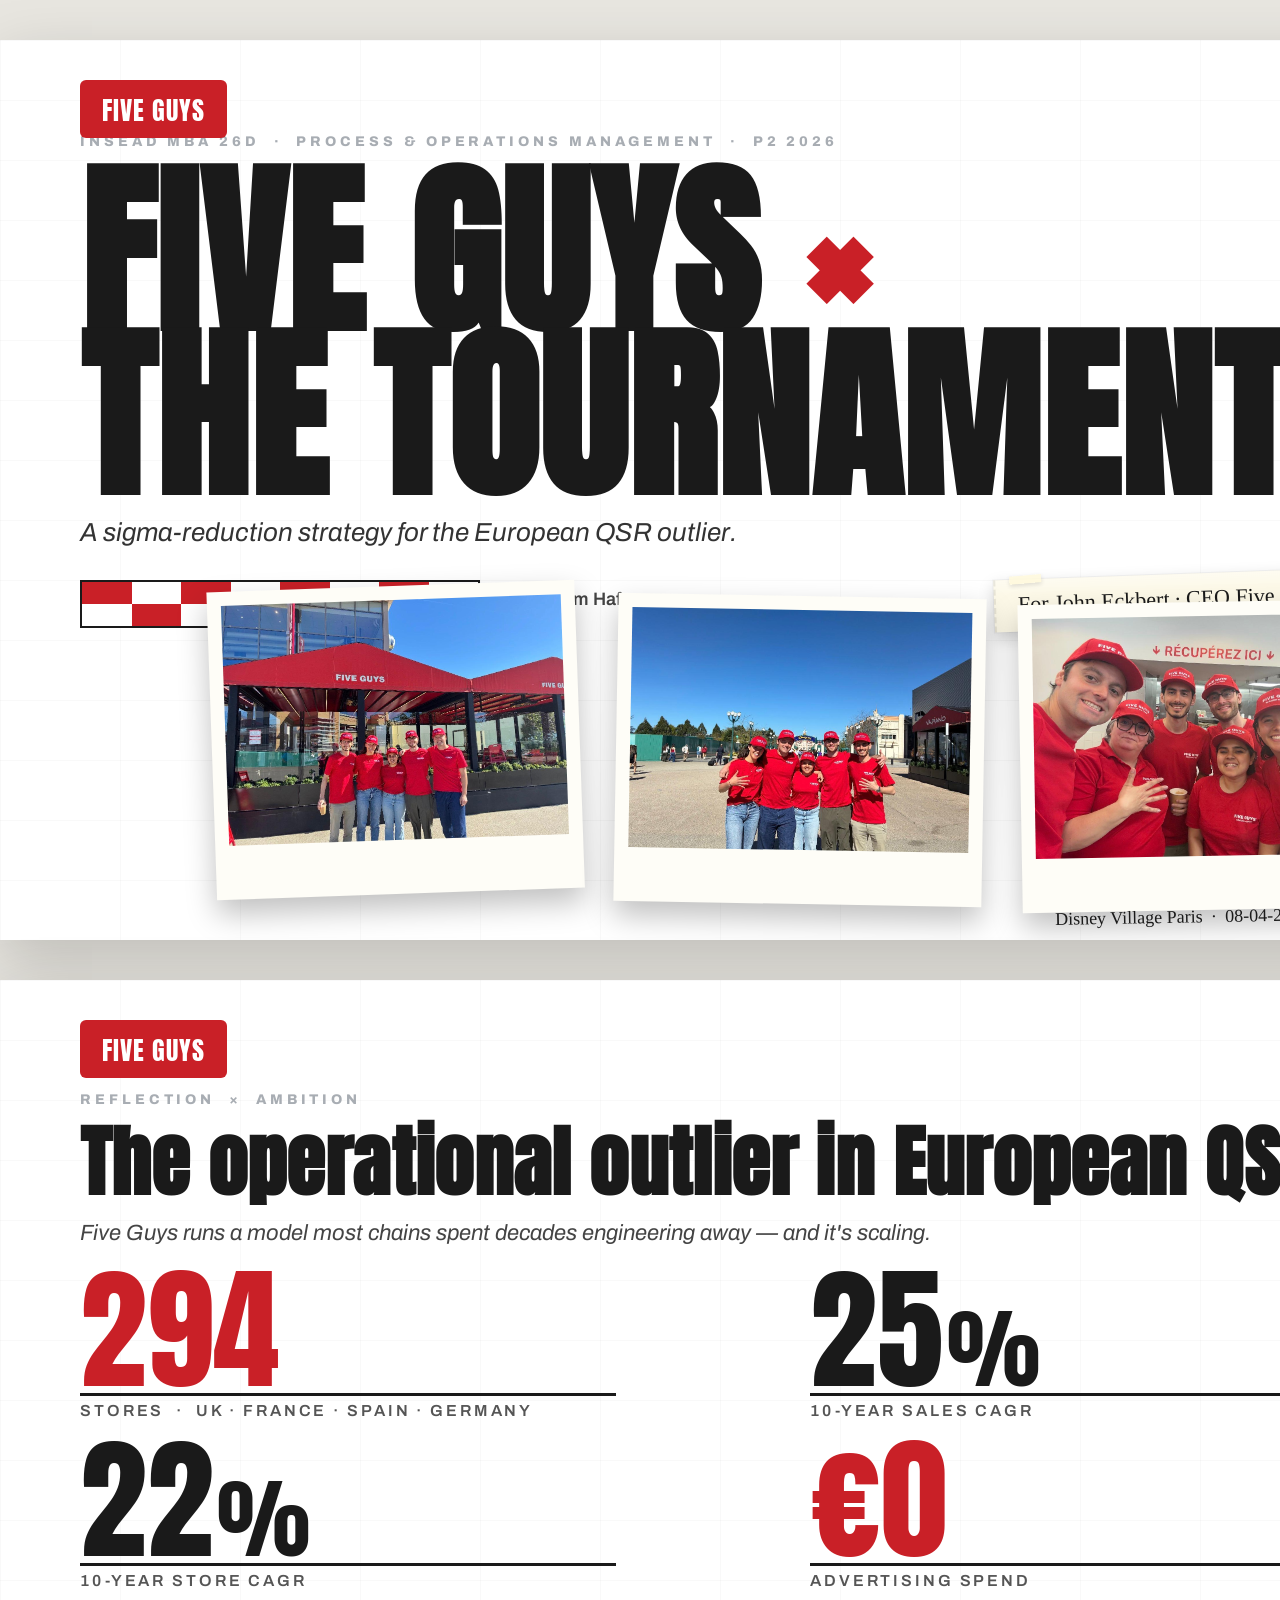
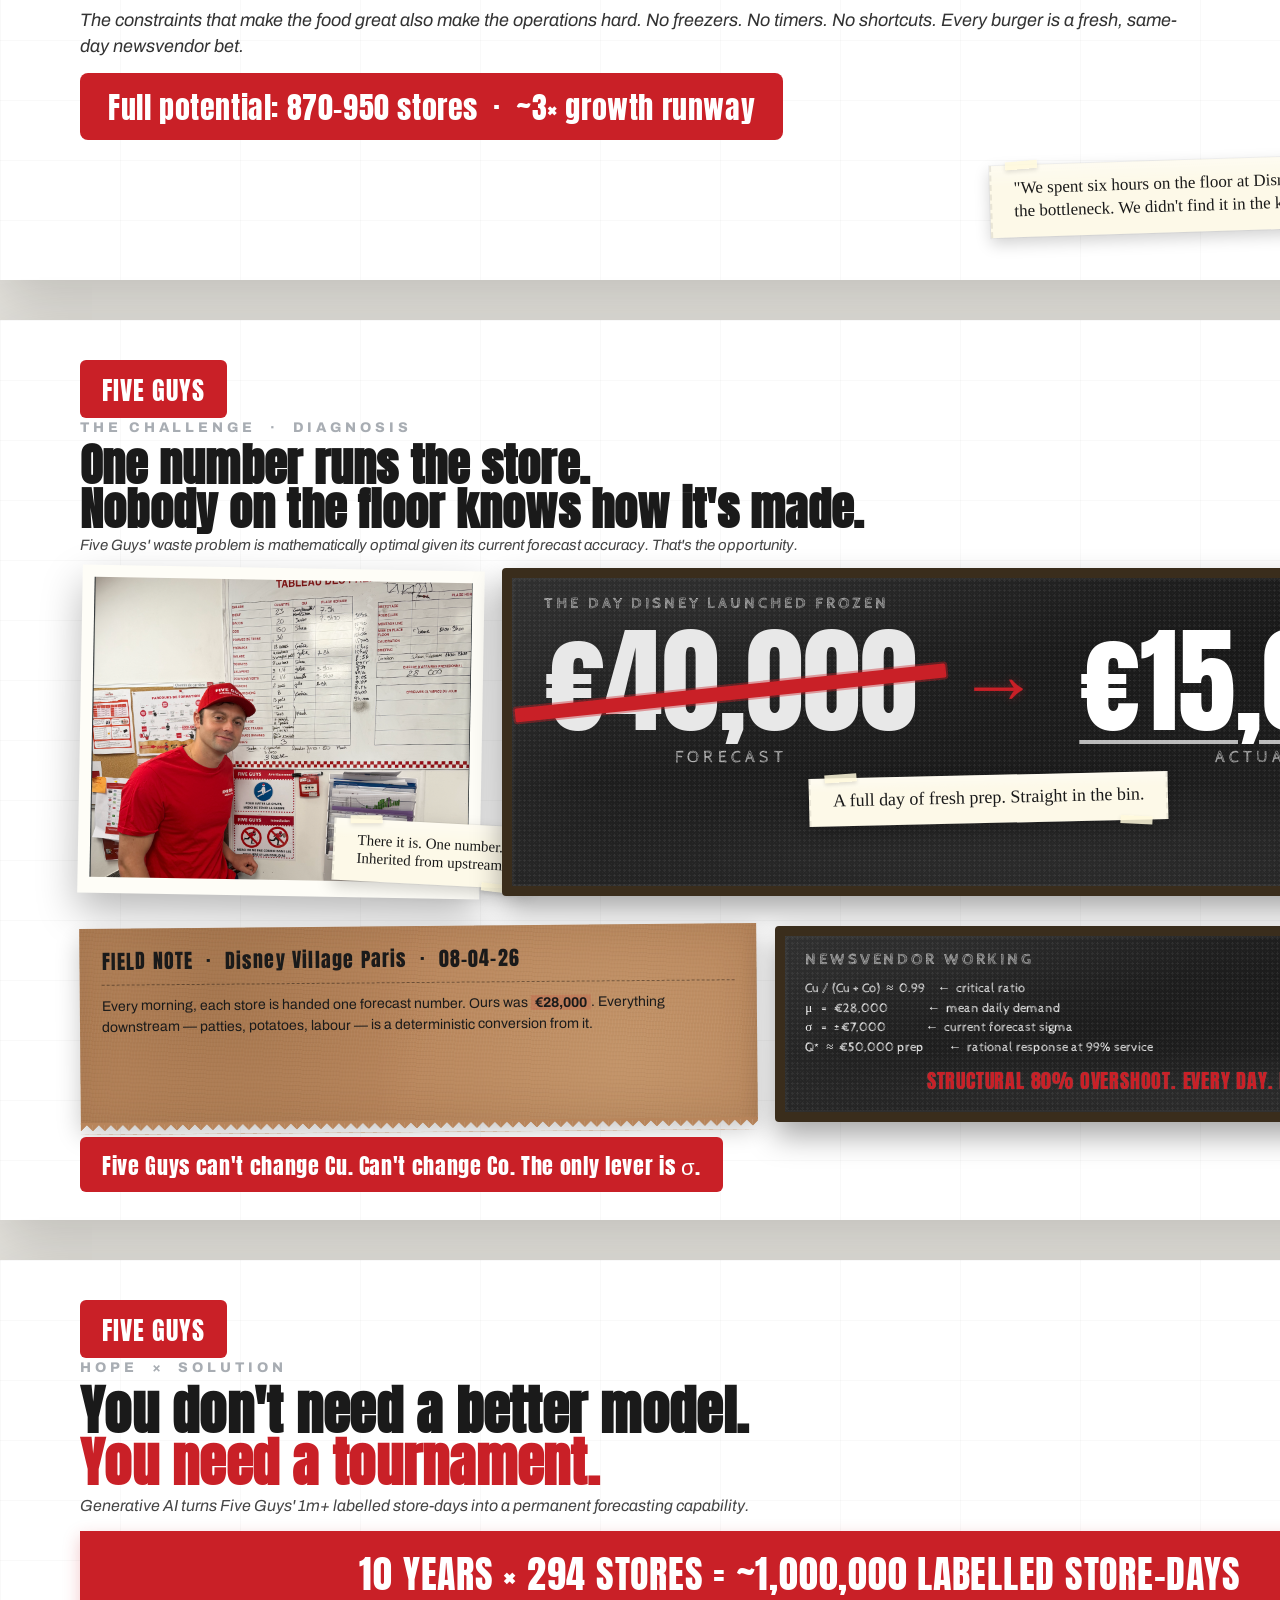
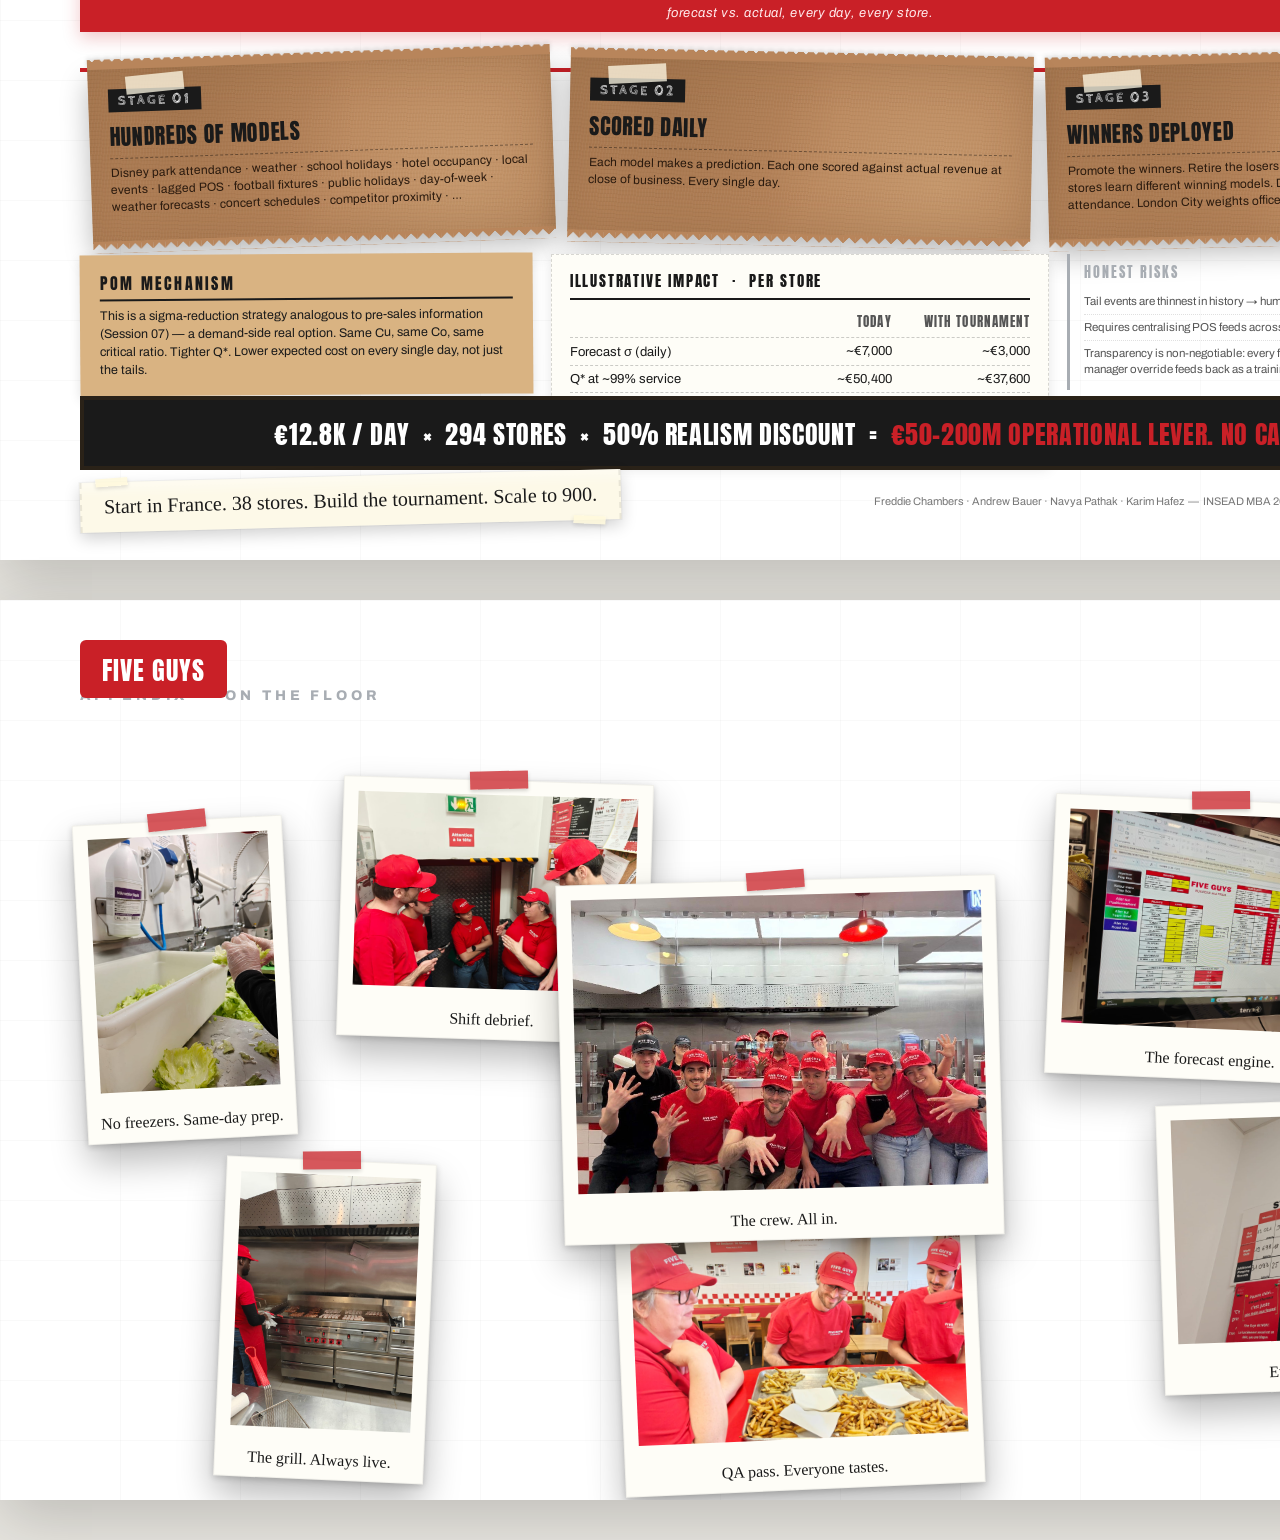
<file: index.html>
<!DOCTYPE html>
<html lang="en">
<head>
<meta charset="UTF-8">
<meta name="viewport" content="width=1600">
<title>Five Guys × The Tournament — INSEAD POM</title>
<link rel="preconnect" href="https://fonts.googleapis.com">
<link rel="preconnect" href="https://fonts.gstatic.com" crossorigin>
<link href="https://fonts.googleapis.com/css2?family=Anton&family=Archivo:ital,wght@0,400;0,600;0,800;1,400&family=Cabin+Sketch:wght@400;700&family=Permanent+Marker&display=swap" rel="stylesheet">
<link rel="stylesheet" href="style.css">
</head>
<body>

<!-- ============================================================
     SLIDE 0 — TITLE
     ============================================================ -->
<section class="slide slide-title">
  <div class="brand-pill">FIVE GUYS</div>
  <div class="slide-num">00</div>

  <div class="title-top">
    <div class="eyebrow">INSEAD MBA 26D &nbsp;·&nbsp; PROCESS &amp; OPERATIONS MANAGEMENT &nbsp;·&nbsp; P2 2026</div>
    <h1 class="mega-title">
      FIVE GUYS <span class="red">×</span><br>
      THE TOURNAMENT
    </h1>
    <p class="subhead">A sigma-reduction strategy for the European QSR outlier.</p>

    <div class="authors-row">
      <div class="authors">Freddie Chambers &nbsp;·&nbsp; Andrew Bauer &nbsp;·&nbsp; Navya Pathak &nbsp;·&nbsp; Karim Hafez</div>
      <div class="sharpie-tape addressee">For John Eckbert · CEO Five Guys UK &amp; Europe</div>
    </div>
  </div>

  <div class="checker-divider" aria-hidden="true">
    <span></span><span></span><span></span><span></span><span></span><span></span><span></span><span></span>
    <span></span><span></span><span></span><span></span><span></span><span></span><span></span><span></span>
  </div>

  <div class="photo-strip">
    <figure class="polaroid rot-a">
      <img src="img/team-1.jpeg" alt="Team outside Five Guys Disney Village Paris">
    </figure>
    <figure class="polaroid rot-b">
      <img src="img/team-2.jpeg" alt="Team in Disney Village Paris">
    </figure>
    <figure class="polaroid rot-c">
      <img src="img/team-3.jpeg" alt="Team in Five Guys kitchen">
    </figure>
    <div class="photo-caption">Disney Village Paris &nbsp;·&nbsp; 08-04-26 &nbsp;·&nbsp; on the floor with the team</div>
  </div>
</section>


<!-- ============================================================
     SLIDE 1 — REFLECTION × AMBITION
     ============================================================ -->
<section class="slide slide-reflection">
  <div class="brand-pill">FIVE GUYS</div>
  <div class="slide-num">01</div>

  <div class="eyebrow">REFLECTION &nbsp;×&nbsp; AMBITION</div>
  <h2 class="slide-headline">The operational outlier in European QSR.</h2>
  <p class="slide-sub">Five Guys runs a model most chains spent decades engineering away — and it's scaling.</p>

  <div class="stats-grid">
    <div class="stat">
      <div class="stat-num red">294</div>
      <div class="stat-rule"></div>
      <div class="stat-label">stores &nbsp;·&nbsp; UK · France · Spain · Germany</div>
    </div>
    <div class="stat">
      <div class="stat-num">25<span class="pct">%</span></div>
      <div class="stat-rule"></div>
      <div class="stat-label">10-year sales CAGR</div>
    </div>
    <div class="stat">
      <div class="stat-num">22<span class="pct">%</span></div>
      <div class="stat-rule"></div>
      <div class="stat-label">10-year store CAGR</div>
    </div>
    <div class="stat">
      <div class="stat-num red">€0</div>
      <div class="stat-rule"></div>
      <div class="stat-label">advertising spend</div>
    </div>
  </div>

  <p class="body-line">The constraints that make the food great also make the operations hard. No freezers. No timers. No shortcuts. Every burger is a fresh, same-day newsvendor bet.</p>

  <div class="ambition-pill">Full potential: 870–950 stores &nbsp;·&nbsp; ~3× growth runway</div>

  <div class="sharpie-tape footer-loop">
    "We spent six hours on the floor at Disney Village Paris looking for the bottleneck. We didn't find it in the kitchen."
  </div>
</section>


<!-- ============================================================
     SLIDE 2 — THE CHALLENGE · DIAGNOSIS
     ============================================================ -->
<section class="slide slide-challenge">
  <div class="brand-pill">FIVE GUYS</div>
  <div class="slide-num">02</div>

  <div class="eyebrow">THE CHALLENGE &nbsp;·&nbsp; DIAGNOSIS</div>
  <h2 class="slide-headline">One number runs the store.<br>Nobody on the floor knows how it's made.</h2>
  <p class="slide-sub">Five Guys' waste problem is mathematically optimal given its current forecast accuracy. That's the opportunity.</p>

  <div class="challenge-grid">
    <div class="challenge-top">
      <figure class="whiteboard-photo rot-a">
        <img src="img/whiteboard-team.jpg" alt="Freddie at Disney Village Paris in front of the Tableau des Préparations whiteboard with 28000 forecast circled">
        <div class="sharpie-tape whiteboard-caption">
          There it is. One number.<br>Inherited from upstream.
        </div>
      </figure>

      <div class="chalkboard frozen-hero">
        <div class="chalk-label">THE DAY DISNEY LAUNCHED FROZEN</div>
        <div class="frozen-numbers">
          <div class="frozen-col">
            <div class="frozen-num struck">€40,000</div>
            <div class="frozen-cap">FORECAST</div>
          </div>
          <div class="frozen-arrow">→</div>
          <div class="frozen-col">
            <div class="frozen-num chalked">€15,000</div>
            <div class="frozen-cap">ACTUAL</div>
          </div>
        </div>
        <div class="sharpie-tape frozen-tape">A full day of fresh prep. Straight in the bin.</div>
      </div>
    </div>

    <div class="challenge-bottom">
      <div class="kraft-receipt">
        <div class="receipt-header">FIELD NOTE &nbsp;·&nbsp; Disney Village Paris &nbsp;·&nbsp; 08-04-26</div>
        <p>Every morning, each store is handed one forecast number. Ours was <strong>€28,000</strong>. Everything downstream — patties, potatoes, labour — is a deterministic conversion from it.</p>
      </div>

      <div class="chalkboard newsvendor">
        <div class="chalk-label">NEWSVENDOR WORKING</div>
        <pre class="nv-math">Cu / (Cu + Co)  ≈  0.99    ←  critical ratio
μ   =  €28,000             ←  mean daily demand
σ   =  ±€7,000             ←  current forecast sigma
Q*  ≈  €50,000 prep        ←  rational response at 99% service</pre>
        <div class="nv-punchline">STRUCTURAL 80% OVERSHOOT. EVERY DAY. BY DESIGN.</div>
      </div>
    </div>
  </div>

  <div class="red-pill closing-pill">
    Five Guys can't change Cu. Can't change Co. The only lever is σ.
  </div>
</section>


<!-- ============================================================
     SLIDE 3 — HOPE × SOLUTION
     ============================================================ -->
<section class="slide slide-solution">
  <div class="brand-pill">FIVE GUYS</div>
  <div class="slide-num">03</div>

  <div class="eyebrow">HOPE &nbsp;×&nbsp; SOLUTION</div>
  <h2 class="slide-headline">You don't need a better model.<br><span class="red">You need a tournament.</span></h2>
  <p class="slide-sub">Generative AI turns Five Guys' 1m+ labelled store-days into a permanent forecasting capability.</p>

  <div class="asset-strip">
    10 YEARS × 294 STORES = ~1,000,000 LABELLED STORE-DAYS
    <div class="asset-cap">forecast vs. actual, every day, every store.</div>
  </div>

  <div class="tournament">
    <div class="rail"></div>
    <div class="ticket rot-a">
      <div class="stage-tag">STAGE 01</div>
      <div class="ticket-head">HUNDREDS OF MODELS</div>
      <p class="ticket-body">Disney park attendance · weather · school holidays · hotel occupancy · local events · lagged POS · football fixtures · public holidays · day-of-week · weather forecasts · concert schedules · competitor proximity · …</p>
    </div>
    <div class="ticket rot-b">
      <div class="stage-tag">STAGE 02</div>
      <div class="ticket-head">SCORED DAILY</div>
      <p class="ticket-body">Each model makes a prediction. Each one scored against actual revenue at close of business. Every single day.</p>
    </div>
    <div class="ticket rot-c">
      <div class="stage-tag">STAGE 03</div>
      <div class="ticket-head">WINNERS DEPLOYED</div>
      <p class="ticket-body">Promote the winners. Retire the losers. Per store, per cluster — different stores learn different winning models. Disney Village weights park attendance. London City weights office workers.</p>
    </div>
  </div>

  <div class="solution-row">
    <div class="pom-sidebar">
      <div class="pom-label">POM MECHANISM</div>
      <p>This is a sigma-reduction strategy analogous to pre-sales information (Session 07) — a demand-side real option. Same Cu, same Co, same critical ratio. Tighter Q*. Lower expected cost on every single day, not just the tails.</p>
    </div>

    <div class="impact-table">
      <div class="impact-head">ILLUSTRATIVE IMPACT &nbsp;·&nbsp; PER STORE</div>
      <div class="impact-row impact-header"><span></span><span>TODAY</span><span>WITH TOURNAMENT</span></div>
      <div class="impact-row"><span>Forecast σ (daily)</span><span>~€7,000</span><span>~€3,000</span></div>
      <div class="impact-row"><span>Q* at ~99% service</span><span>~€50,400</span><span>~€37,600</span></div>
      <div class="impact-row"><span>Prep overshoot vs mean</span><span>+80%</span><span>+34%</span></div>
      <div class="impact-row impact-emph"><span>Per-store daily saving</span><span>—</span><span>~€12,800</span></div>
    </div>

    <div class="risks">
      <div class="risks-label">HONEST RISKS</div>
      <ul>
        <li>Tail events are thinnest in history → human-in-the-loop override for unusual days.</li>
        <li>Requires centralising POS feeds across 294 stores.</li>
        <li>Transparency is non-negotiable: every forecast shows drivers and confidence; every manager override feeds back as a training signal.</li>
      </ul>
    </div>
  </div>

  <div class="prize-strip">
    €12.8K / DAY &nbsp;×&nbsp; 294 STORES &nbsp;×&nbsp; 50% REALISM DISCOUNT &nbsp;=&nbsp; <span class="red-on-black">€50–200M OPERATIONAL LEVER. NO CAPEX.</span>
  </div>

  <div class="cta-row">
    <div class="sharpie-tape cta-tape">Start in France. 38 stores. Build the tournament. Scale to 900.</div>
    <div class="credit">Freddie Chambers · Andrew Bauer · Navya Pathak · Karim Hafez &nbsp;—&nbsp; INSEAD MBA 26D · Process &amp; Operations Management · P2 2026</div>
  </div>
</section>


<!-- ============================================================
     SLIDE 4 — APPENDIX · ON THE FLOOR
     ============================================================ -->
<section class="slide slide-appendix">
  <div class="brand-pill">FIVE GUYS</div>
  <div class="slide-num">04</div>

  <div class="appendix-top">
    <div class="eyebrow">APPENDIX &nbsp;·&nbsp; ON THE FLOOR</div>
  </div>

  <div class="polaroid-wall">
    <figure class="polaroid-card pc-1">
      <img src="img/appendix-1-crew.jpg" alt="The crew in red Five Guys tees">
      <figcaption>The crew. All in.</figcaption>
    </figure>
    <figure class="polaroid-card pc-2">
      <img src="img/appendix-2-lettuce.jpg" alt="Fresh lettuce being washed in the prep sink">
      <figcaption>No freezers. Same-day prep.</figcaption>
    </figure>
    <figure class="polaroid-card pc-3">
      <img src="img/appendix-3-pos.jpg" alt="Back-office forecast spreadsheet">
      <figcaption>The forecast engine.</figcaption>
    </figure>
    <figure class="polaroid-card pc-4">
      <img src="img/appendix-4-records.jpg" alt="Handwritten STORE RECORDS whiteboard">
      <figcaption>Every day. By hand.</figcaption>
    </figure>
    <figure class="polaroid-card pc-5">
      <img src="img/appendix-5-briefing.jpg" alt="Crew huddled in the back office">
      <figcaption>Shift debrief.</figcaption>
    </figure>
    <figure class="polaroid-card pc-6">
      <img src="img/appendix-6-grill.jpg" alt="Crew member at the grill">
      <figcaption>The grill. Always live.</figcaption>
    </figure>
    <figure class="polaroid-card pc-7">
      <img src="img/appendix-7-fries.jpg" alt="Team tasting freshly cooked fries">
      <figcaption>QA pass. Everyone tastes.</figcaption>
    </figure>
  </div>
</section>

</body>
</html>
</file>
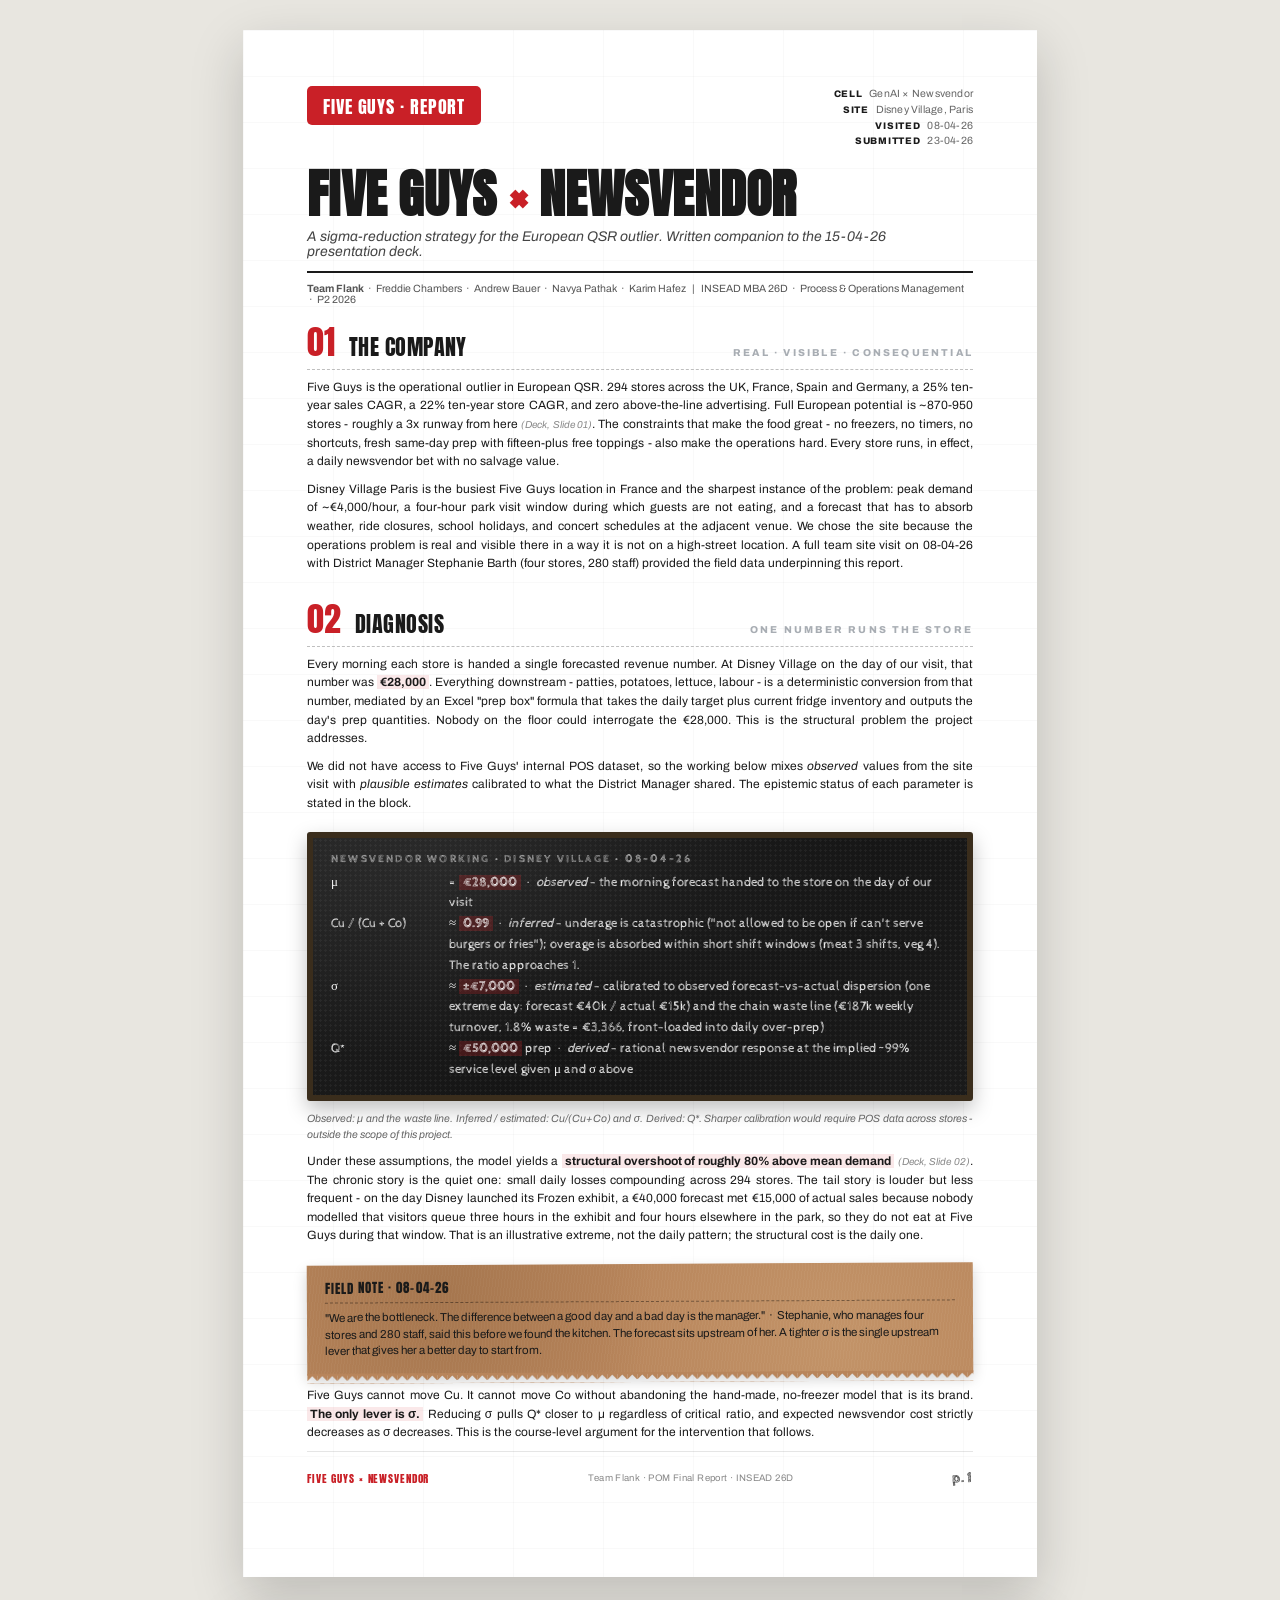
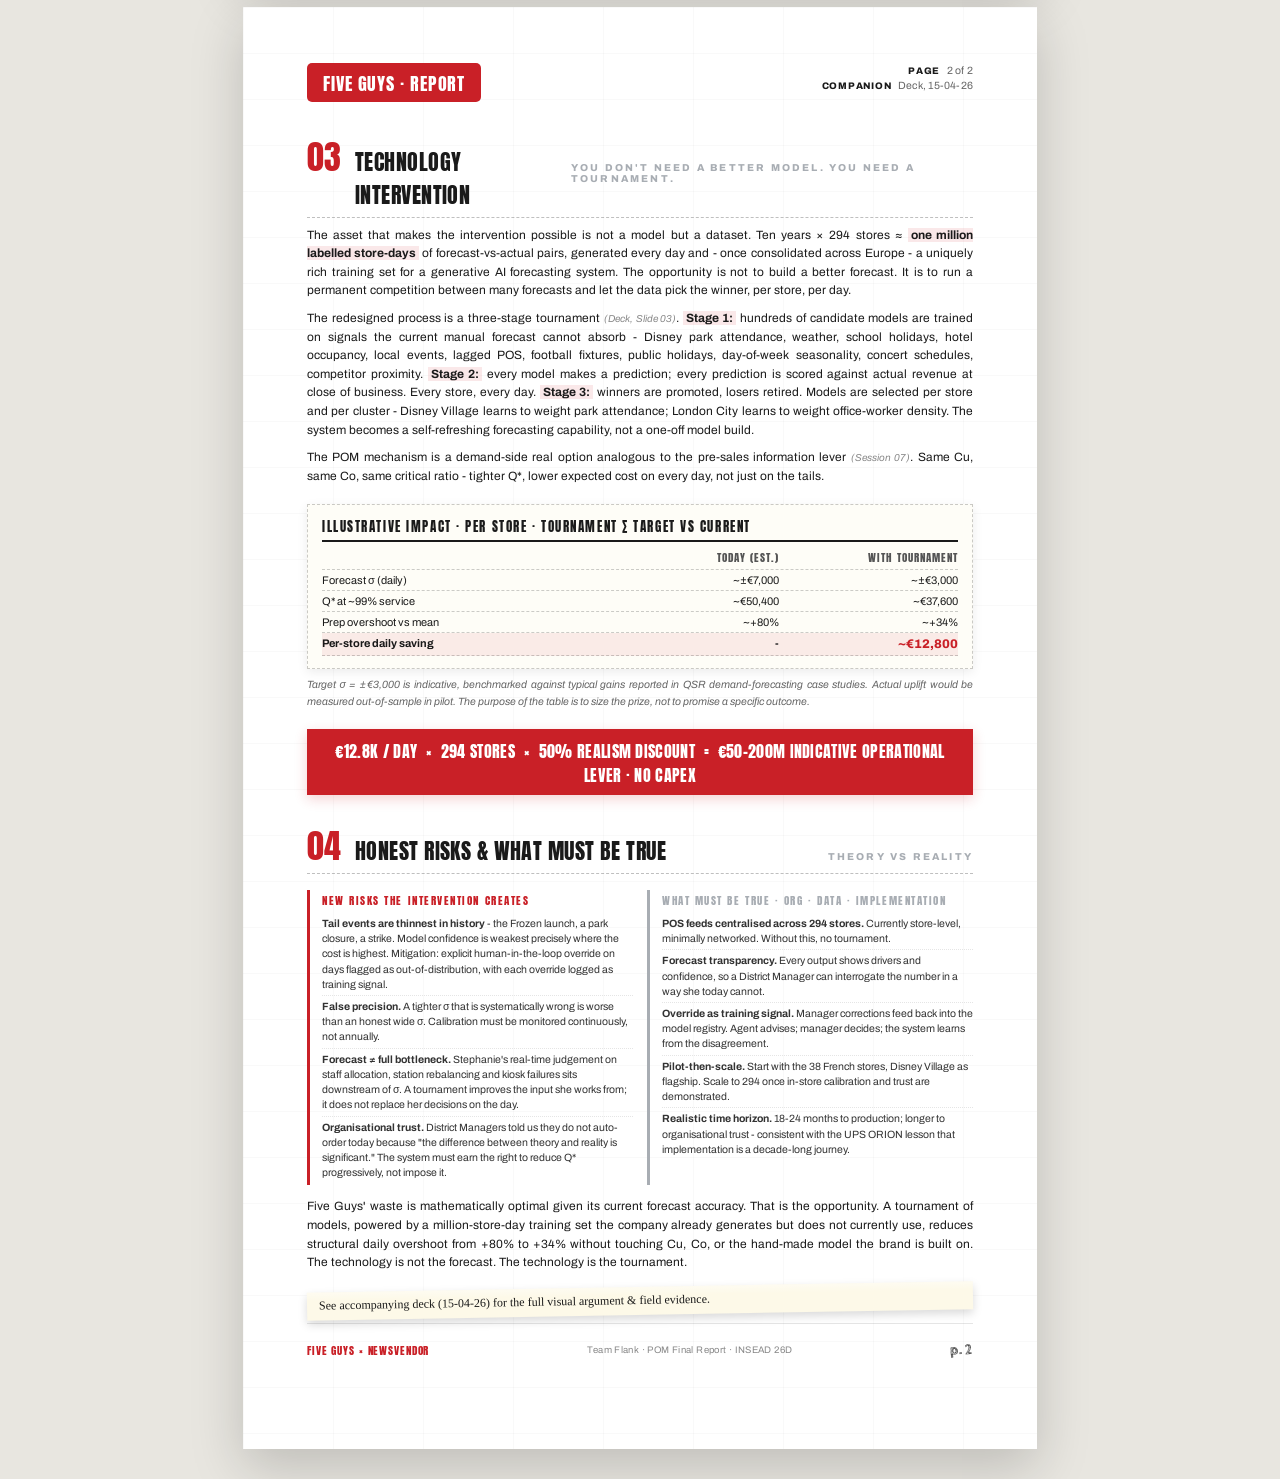
<file: report.html>
<!DOCTYPE html>
<html lang="en">
<head>
<meta charset="UTF-8">
<title>Five Guys × Newsvendor  -  Written Report  -  INSEAD POM</title>
<link rel="preconnect" href="https://fonts.googleapis.com">
<link rel="preconnect" href="https://fonts.gstatic.com" crossorigin>
<link href="https://fonts.googleapis.com/css2?family=Anton&family=Archivo:ital,wght@0,400;0,600;0,800;1,400&family=Cabin+Sketch:wght@400;700&family=Permanent+Marker&display=swap" rel="stylesheet">
<link rel="stylesheet" href="style.css">
<style>
/* ============================================================
   REPORT-SPECIFIC STYLES
   Portrait A4 pages, same brand tokens as the deck.
============================================================ */
html, body {
  background: #e8e6e0;
  scroll-snap-type: none;
}

.page {
  position: relative;
  width: 794px;          /* A4 at 96dpi */
  min-height: 1123px;
  margin: 30px auto;
  background: var(--white);
  padding: 56px 64px 90px;
  box-shadow: 0 18px 50px rgba(0,0,0,0.18);
  font-family: 'Archivo', sans-serif;
  color: var(--ink);
}

@media (max-width: 860px) {
  html, body { overflow-x: auto; }
  .page {
    width: calc(100vw - 24px);
    max-width: 794px;
    min-height: 0;
    margin: 14px auto;
    padding: 32px 22px 80px;
  }
  .report-title { font-size: 38px !important; }
  .report-head { flex-direction: column; gap: 10px; }
  .report-meta { text-align: left; }
  .twoup { grid-template-columns: 1fr; }
  .chalk-row { grid-template-columns: 70px 1fr; font-size: 12px; }
  .ri-row { grid-template-columns: 1.4fr 0.8fr 0.9fr; font-size: 10px; }
  .report-punchline { font-size: 13px; padding: 10px 12px 8px; }
  .page-foot { position: static; margin-top: 24px; flex-wrap: wrap; gap: 6px; }
}

/* subway-tile grout texture reused from slides */
.page::before {
  content: "";
  position: absolute;
  inset: 0;
  background-image:
    linear-gradient(to right, rgba(0,0,0,0.022) 1px, transparent 1px),
    linear-gradient(to bottom, rgba(0,0,0,0.022) 1px, transparent 1px);
  background-size: 90px 46px;
  pointer-events: none;
  z-index: 0;
}
.page > * { position: relative; z-index: 1; }

/* Report header block */
.report-head {
  display: flex;
  justify-content: space-between;
  align-items: flex-start;
  margin-bottom: 18px;
}
.report-brand-pill {
  background: var(--red);
  color: var(--white);
  font-family: 'Anton', sans-serif;
  font-size: 18px;
  padding: 7px 16px 5px;
  letter-spacing: 0.05em;
  border-radius: 5px;
  display: inline-block;
}
.report-meta {
  font-family: 'Archivo', sans-serif;
  font-size: 10.5px;
  color: #666;
  text-align: right;
  line-height: 1.45;
  letter-spacing: 0.02em;
}
.report-meta .meta-label {
  font-weight: 800;
  color: var(--chalk);
  letter-spacing: 0.08em;
  text-transform: uppercase;
  font-size: 9.5px;
}

.report-title {
  font-family: 'Anton', sans-serif;
  font-size: 52px;
  line-height: 0.92;
  color: var(--chalk);
  margin-top: 4px;
  letter-spacing: 0.005em;
}
.report-title .red { color: var(--red); }

.report-sub {
  font-family: 'Archivo', sans-serif;
  font-size: 14px;
  font-style: italic;
  color: #444;
  margin-top: 10px;
  max-width: 620px;
}

.report-byline {
  font-family: 'Archivo', sans-serif;
  font-size: 10.5px;
  color: #555;
  margin-top: 12px;
  padding-top: 10px;
  border-top: 2px solid var(--chalk);
}

/* Section eyebrow / numbered step */
.step-header {
  display: flex;
  align-items: baseline;
  gap: 14px;
  margin-top: 22px;
  margin-bottom: 8px;
  padding-bottom: 6px;
  border-bottom: 1px dashed rgba(0,0,0,0.25);
}
.step-number {
  font-family: 'Anton', sans-serif;
  font-size: 34px;
  color: var(--red);
  line-height: 0.9;
}
.step-title {
  font-family: 'Anton', sans-serif;
  font-size: 22px;
  color: var(--chalk);
  letter-spacing: 0.02em;
  text-transform: uppercase;
}
.step-kicker {
  font-family: 'Archivo', sans-serif;
  font-size: 10px;
  font-weight: 800;
  letter-spacing: 0.22em;
  color: var(--steel);
  text-transform: uppercase;
  margin-left: auto;
}

.report-body p {
  font-family: 'Archivo', sans-serif;
  font-size: 12px;
  line-height: 1.55;
  color: var(--ink);
  margin-bottom: 9px;
  text-align: justify;
}
.report-body p strong {
  background: rgba(201,32,39,0.1);
  padding: 0 3px;
  font-weight: 700;
}
.report-body .deck-ref {
  font-family: 'Archivo', sans-serif;
  font-size: 10px;
  font-style: italic;
  color: #888;
}

/* Chalkboard working  -  inline version */
.chalk-inline {
  background:
    radial-gradient(ellipse at 20% 10%, rgba(255,255,255,0.06), transparent 60%),
    linear-gradient(135deg, #1f1f1f 0%, #151515 50%, #1a1a1a 100%);
  color: var(--white);
  padding: 14px 18px;
  margin: 10px 0 12px;
  border: 6px solid #3a2d1c;
  border-radius: 3px;
  box-shadow: 0 8px 20px rgba(0,0,0,0.25);
  position: relative;
}
.chalk-inline::before {
  content: "";
  position: absolute;
  inset: 0;
  background-image:
    radial-gradient(rgba(255,255,255,0.08) 1px, transparent 1.2px);
  background-size: 5px 5px;
  pointer-events: none;
  opacity: 0.6;
  mix-blend-mode: screen;
}
.chalk-inline > * { position: relative; z-index: 1; }
.chalk-label-inline {
  font-family: 'Cabin Sketch', cursive;
  font-weight: 700;
  font-size: 11px;
  color: #cfcfcf;
  letter-spacing: 0.2em;
  text-transform: uppercase;
  margin-bottom: 8px;
}
.chalk-row {
  font-family: 'Cabin Sketch', cursive;
  font-size: 13px;
  color: #f4f4f4;
  line-height: 1.6;
  display: grid;
  grid-template-columns: 110px 1fr;
  gap: 8px;
}
.chalk-row strong {
  color: #fff;
  background: rgba(201,32,39,0.25);
  padding: 0 4px;
}

/* Kraft pull-quote (Stephanie's voice) */
.kraft-quote {
  background:
    radial-gradient(circle at 20% 30%, rgba(80,50,20,0.18) 0%, transparent 40%),
    radial-gradient(circle at 80% 70%, rgba(255,230,180,0.15) 0%, transparent 45%),
    repeating-linear-gradient(97deg, rgba(255,255,255,0.04) 0px, rgba(255,255,255,0.04) 1px, transparent 1px, transparent 3px),
    var(--kraft);
  color: var(--chalk);
  padding: 14px 18px 16px;
  margin: 10px 0 12px;
  font-family: 'Archivo', sans-serif;
  font-size: 11.5px;
  line-height: 1.45;
  box-shadow: 0 6px 14px rgba(0,0,0,0.18);
  transform: rotate(-0.3deg);
  position: relative;
}
.kraft-quote::after {
  content: "";
  position: absolute;
  left: 0; right: 0; bottom: -8px;
  height: 10px;
  background:
    linear-gradient(135deg, var(--kraft) 5px, transparent 5px) 0 0 / 10px 10px,
    linear-gradient(225deg, var(--kraft) 5px, transparent 5px) 0 0 / 10px 10px;
}
.kraft-quote-label {
  font-family: 'Anton', sans-serif;
  font-size: 13px;
  letter-spacing: 0.08em;
  border-bottom: 1px dashed rgba(0,0,0,0.4);
  padding-bottom: 4px;
  margin-bottom: 6px;
  text-transform: uppercase;
}

/* Impact table reused from deck, scaled */
.report-impact {
  background: #fefdf7;
  padding: 12px 14px;
  margin: 10px 0 12px;
  border: 1px dashed rgba(0,0,0,0.2);
  box-shadow: 0 3px 10px rgba(0,0,0,0.08);
}
.report-impact-head {
  font-family: 'Anton', sans-serif;
  font-size: 13px;
  letter-spacing: 0.12em;
  color: var(--chalk);
  padding-bottom: 4px;
  border-bottom: 2px solid var(--chalk);
  margin-bottom: 4px;
  text-transform: uppercase;
}
.ri-row {
  display: grid;
  grid-template-columns: 1.5fr 0.8fr 0.9fr;
  font-family: 'Archivo', sans-serif;
  font-size: 11px;
  padding: 4px 0;
  border-bottom: 1px dashed rgba(0,0,0,0.2);
  color: var(--chalk);
}
.ri-row.ri-header span {
  font-family: 'Anton', sans-serif;
  font-size: 10.5px;
  letter-spacing: 0.1em;
  color: #555;
  text-transform: uppercase;
}
.ri-row span:nth-child(2),
.ri-row span:nth-child(3) { text-align: right; }
.ri-row.ri-emph {
  background: rgba(201,32,39,0.08);
  font-weight: 700;
}
.ri-row.ri-emph span:nth-child(3) {
  color: var(--red);
  font-size: 12.5px;
  font-weight: 800;
}

/* Red-pill mini-headline for the punchline */
.report-punchline {
  background: var(--red);
  color: var(--white);
  font-family: 'Anton', sans-serif;
  font-size: 16px;
  letter-spacing: 0.02em;
  padding: 10px 18px 8px;
  margin: 10px 0 14px;
  text-align: center;
  box-shadow: 0 4px 12px rgba(201,32,39,0.2);
}

/* Risk / requirements two-up */
.twoup {
  display: grid;
  grid-template-columns: 1fr 1fr;
  gap: 14px;
  margin-top: 8px;
}
.twoup-block {
  border-left: 3px solid var(--steel);
  padding: 2px 0 2px 12px;
}
.twoup-block.emph {
  border-left-color: var(--red);
}
.twoup-label {
  font-family: 'Anton', sans-serif;
  font-size: 11px;
  letter-spacing: 0.14em;
  color: var(--steel);
  text-transform: uppercase;
  margin-bottom: 4px;
}
.twoup-block.emph .twoup-label { color: var(--red); }
.twoup-block p, .twoup-block li {
  font-family: 'Archivo', sans-serif;
  font-size: 10.5px;
  line-height: 1.45;
  color: #333;
}
.twoup-block ul {
  list-style: none;
  padding: 0;
  margin: 0;
}
.twoup-block li {
  padding: 3px 0;
  border-bottom: 1px dotted rgba(0,0,0,0.1);
}
.twoup-block li:last-child { border-bottom: none; }

/* Page footer  -  in normal flow so content never collides with it */
.page { display: flex; flex-direction: column; }
.page-foot {
  margin-top: auto;
  padding-top: 12px;
  display: flex;
  justify-content: space-between;
  align-items: center;
  font-family: 'Archivo', sans-serif;
  font-size: 9.5px;
  color: #888;
  letter-spacing: 0.04em;
  border-top: 1px solid rgba(0,0,0,0.1);
}
.page-foot > * { padding-top: 6px; }
.page-foot .foot-mark {
  font-family: 'Anton', sans-serif;
  font-size: 11px;
  color: var(--red);
  letter-spacing: 0.08em;
}
.page-num {
  font-family: 'Cabin Sketch', cursive;
  font-weight: 700;
  font-size: 14px;
  color: var(--chalk);
  transform: rotate(-2deg);
  display: inline-block;
}

/* Sharpie callout reused */
.sharpie-mini {
  display: inline-block;
  background:
    linear-gradient(180deg, rgba(255,255,255,0.4), transparent 30%),
    #fdf9e8;
  font-family: 'Permanent Marker', cursive;
  color: #1a1a1a;
  padding: 6px 12px 7px;
  transform: rotate(-1deg);
  box-shadow: 0 4px 10px rgba(0,0,0,0.15);
  font-size: 12px;
  margin: 6px 0 8px;
}

/* Print  -  A4 portrait, exact colours */
@media print {
  html, body { background: #fff; }
  .page {
    margin: 0 auto;
    box-shadow: none;
    page-break-after: always;
    width: 210mm;
    height: 297mm;
    padding: 14mm 16mm 18mm;
  }
  .page:last-child { page-break-after: auto; }
  * { -webkit-print-color-adjust: exact; print-color-adjust: exact; }
}

@page {
  size: A4 portrait;
  margin: 0;
}
</style>
</head>
<body>

<!-- ============================================================
     PAGE 1  -  STEP 1 + STEP 2
     ============================================================ -->
<section class="page">
  <header class="report-head">
    <div>
      <div class="report-brand-pill">FIVE GUYS · REPORT</div>
    </div>
    <div class="report-meta">
      <div><span class="meta-label">Cell</span> &nbsp; GenAI × Newsvendor</div>
      <div><span class="meta-label">Site</span> &nbsp; Disney Village, Paris</div>
      <div><span class="meta-label">Visited</span> &nbsp; 08-04-26</div>
      <div><span class="meta-label">Submitted</span> &nbsp; 23-04-26</div>
    </div>
  </header>

  <h1 class="report-title">FIVE GUYS <span class="red">×</span> NEWSVENDOR</h1>
  <p class="report-sub">A sigma-reduction strategy for the European QSR outlier. Written companion to the 15-04-26 presentation deck.</p>

  <div class="report-byline">
    <strong>Team Flank</strong> &nbsp;·&nbsp; Freddie Chambers &nbsp;·&nbsp; Andrew Bauer &nbsp;·&nbsp; Navya Pathak &nbsp;·&nbsp; Karim Hafez &nbsp;&nbsp;|&nbsp;&nbsp; INSEAD MBA 26D &nbsp;·&nbsp; Process &amp; Operations Management &nbsp;·&nbsp; P2 2026
  </div>

  <!-- STEP 1 -->
  <div class="step-header">
    <div class="step-number">01</div>
    <div class="step-title">The Company</div>
    <div class="step-kicker">Real · Visible · Consequential</div>
  </div>

  <div class="report-body">
    <p>Five Guys is the operational outlier in European QSR. 294 stores across the UK, France, Spain and Germany, a 25% ten-year sales CAGR, a 22% ten-year store CAGR, and zero above-the-line advertising. Full European potential is ~870-950 stores  -  roughly a 3x runway from here <span class="deck-ref">(Deck, Slide 01)</span>. The constraints that make the food great  -  no freezers, no timers, no shortcuts, fresh same-day prep with fifteen-plus free toppings  -  also make the operations hard. Every store runs, in effect, a daily newsvendor bet with no salvage value.</p>

    <p>Disney Village Paris is the busiest Five Guys location in France and the sharpest instance of the problem: peak demand of ~€4,000/hour, a four-hour park visit window during which guests are not eating, and a forecast that has to absorb weather, ride closures, school holidays, and concert schedules at the adjacent venue. We chose the site because the operations problem is real and visible there in a way it is not on a high-street location. A full team site visit on 08-04-26 with District Manager Stephanie Barth (four stores, 280 staff) provided the field data underpinning this report.</p>
  </div>

  <!-- STEP 2 -->
  <div class="step-header">
    <div class="step-number">02</div>
    <div class="step-title">Diagnosis</div>
    <div class="step-kicker">One number runs the store</div>
  </div>

  <div class="report-body">
    <p>Every morning each store is handed a single forecasted revenue number. At Disney Village on the day of our visit, that number was <strong>€28,000</strong>. Everything downstream  -  patties, potatoes, lettuce, labour  -  is a deterministic conversion from that number, mediated by an Excel "prep box" formula that takes the daily target plus current fridge inventory and outputs the day's prep quantities. Nobody on the floor could interrogate the €28,000. This is the structural problem the project addresses.</p>

    <p>We did not have access to Five Guys' internal POS dataset, so the working below mixes <em>observed</em> values from the site visit with <em>plausible estimates</em> calibrated to what the District Manager shared. The epistemic status of each parameter is stated in the block.</p>
  </div>

  <div class="chalk-inline">
    <div class="chalk-label-inline">Newsvendor working · Disney Village · 08-04-26</div>
    <div class="chalk-row"><span>μ</span><span>= <strong>€28,000</strong> &nbsp;·&nbsp; <em>observed</em>  -  the morning forecast handed to the store on the day of our visit</span></div>
    <div class="chalk-row"><span>Cu / (Cu + Co)</span><span>≈ <strong>0.99</strong> &nbsp;·&nbsp; <em>inferred</em>  -  underage is catastrophic ("not allowed to be open if can't serve burgers or fries"); overage is absorbed within short shift windows (meat 3 shifts, veg 4). The ratio approaches 1.</span></div>
    <div class="chalk-row"><span>σ</span><span>≈ <strong>±€7,000</strong> &nbsp;·&nbsp; <em>estimated</em>  -  calibrated to observed forecast-vs-actual dispersion (one extreme day: forecast €40k / actual €15k) and the chain waste line (€187k weekly turnover, 1.8% waste = €3,366, front-loaded into daily over-prep)</span></div>
    <div class="chalk-row"><span>Q*</span><span>≈ <strong>€50,000</strong> prep &nbsp;·&nbsp; <em>derived</em>  -  rational newsvendor response at the implied ~99% service level given μ and σ above</span></div>
  </div>

  <div class="report-body">
    <p style="font-size: 10.5px; color: #666; font-style: italic; margin-top: -2px;">Observed: μ and the waste line. Inferred / estimated: Cu/(Cu+Co) and σ. Derived: Q*. Sharper calibration would require POS data across stores  -  outside the scope of this project.</p>
  </div>

  <div class="report-body">
    <p>Under these assumptions, the model yields a <strong>structural overshoot of roughly 80% above mean demand</strong> <span class="deck-ref">(Deck, Slide 02)</span>. The chronic story is the quiet one: small daily losses compounding across 294 stores. The tail story is louder but less frequent  -  on the day Disney launched its Frozen exhibit, a €40,000 forecast met €15,000 of actual sales because nobody modelled that visitors queue three hours in the exhibit and four hours elsewhere in the park, so they do not eat at Five Guys during that window. That is an illustrative extreme, not the daily pattern; the structural cost is the daily one.</p>
  </div>

  <div class="kraft-quote">
    <div class="kraft-quote-label">Field note · 08-04-26</div>
    <div>"We are the bottleneck. The difference between a good day and a bad day is the manager." &nbsp;·&nbsp; Stephanie, who manages four stores and 280 staff, said this before we found the kitchen. The forecast sits upstream of her. A tighter σ is the single upstream lever that gives her a better day to start from.</div>
  </div>

  <div class="report-body">
    <p>Five Guys cannot move Cu. It cannot move Co without abandoning the hand-made, no-freezer model that is its brand. <strong>The only lever is σ.</strong> Reducing σ pulls Q* closer to μ regardless of critical ratio, and expected newsvendor cost strictly decreases as σ decreases. This is the course-level argument for the intervention that follows.</p>
  </div>

  <div class="page-foot">
    <div class="foot-mark">FIVE GUYS × NEWSVENDOR</div>
    <div>Team Flank · POM Final Report · INSEAD 26D</div>
    <div class="page-num">p. 1</div>
  </div>
</section>


<!-- ============================================================
     PAGE 2  -  STEP 3 + RISKS
     ============================================================ -->
<section class="page">
  <header class="report-head">
    <div>
      <div class="report-brand-pill">FIVE GUYS · REPORT</div>
    </div>
    <div class="report-meta">
      <div><span class="meta-label">Page</span> &nbsp; 2 of 2</div>
      <div><span class="meta-label">Companion</span> &nbsp; Deck, 15-04-26</div>
    </div>
  </header>

  <!-- STEP 3 -->
  <div class="step-header">
    <div class="step-number">03</div>
    <div class="step-title">Technology Intervention</div>
    <div class="step-kicker">You don't need a better model. You need a tournament.</div>
  </div>

  <div class="report-body">
    <p>The asset that makes the intervention possible is not a model but a dataset. Ten years × 294 stores ≈ <strong>one million labelled store-days</strong> of forecast-vs-actual pairs, generated every day and  -  once consolidated across Europe  -  a uniquely rich training set for a generative AI forecasting system. The opportunity is not to build a better forecast. It is to run a permanent competition between many forecasts and let the data pick the winner, per store, per day.</p>

    <p>The redesigned process is a three-stage tournament <span class="deck-ref">(Deck, Slide 03)</span>. <strong>Stage 1:</strong> hundreds of candidate models are trained on signals the current manual forecast cannot absorb  -  Disney park attendance, weather, school holidays, hotel occupancy, local events, lagged POS, football fixtures, public holidays, day-of-week seasonality, concert schedules, competitor proximity. <strong>Stage 2:</strong> every model makes a prediction; every prediction is scored against actual revenue at close of business. Every store, every day. <strong>Stage 3:</strong> winners are promoted, losers retired. Models are selected per store and per cluster  -  Disney Village learns to weight park attendance; London City learns to weight office-worker density. The system becomes a self-refreshing forecasting capability, not a one-off model build.</p>

    <p>The POM mechanism is a demand-side real option analogous to the pre-sales information lever <span class="deck-ref">(Session 07)</span>. Same Cu, same Co, same critical ratio  -  tighter Q*, lower expected cost on every day, not just on the tails.</p>
  </div>

  <div class="report-impact">
    <div class="report-impact-head">Illustrative impact · per store · tournament σ target vs current</div>
    <div class="ri-row ri-header"><span></span><span>Today (est.)</span><span>With tournament</span></div>
    <div class="ri-row"><span>Forecast σ (daily)</span><span>~±€7,000</span><span>~±€3,000</span></div>
    <div class="ri-row"><span>Q* at ~99% service</span><span>~€50,400</span><span>~€37,600</span></div>
    <div class="ri-row"><span>Prep overshoot vs mean</span><span>~+80%</span><span>~+34%</span></div>
    <div class="ri-row ri-emph"><span>Per-store daily saving</span><span> - </span><span>~€12,800</span></div>
  </div>

  <div class="report-body">
    <p style="font-size: 10.5px; color: #666; font-style: italic; margin-top: -4px;">Target σ = ±€3,000 is indicative, benchmarked against typical gains reported in QSR demand-forecasting case studies. Actual uplift would be measured out-of-sample in pilot. The purpose of the table is to size the prize, not to promise a specific outcome.</p>
  </div>

  <div class="report-punchline">
    €12.8K / DAY &nbsp;×&nbsp; 294 STORES &nbsp;×&nbsp; 50% REALISM DISCOUNT &nbsp;=&nbsp; €50-200M INDICATIVE OPERATIONAL LEVER · NO CAPEX
  </div>

  <!-- STEP 3B  -  RISKS -->
  <div class="step-header">
    <div class="step-number">04</div>
    <div class="step-title">Honest Risks &amp; What Must Be True</div>
    <div class="step-kicker">Theory vs reality</div>
  </div>

  <div class="twoup">
    <div class="twoup-block emph">
      <div class="twoup-label">New risks the intervention creates</div>
      <ul>
        <li><strong>Tail events are thinnest in history</strong>  -  the Frozen launch, a park closure, a strike. Model confidence is weakest precisely where the cost is highest. Mitigation: explicit human-in-the-loop override on days flagged as out-of-distribution, with each override logged as training signal.</li>
        <li><strong>False precision.</strong> A tighter σ that is systematically wrong is worse than an honest wide σ. Calibration must be monitored continuously, not annually.</li>
        <li><strong>Forecast ≠ full bottleneck.</strong> Stephanie's real-time judgement on staff allocation, station rebalancing and kiosk failures sits downstream of σ. A tournament improves the input she works from; it does not replace her decisions on the day.</li>
        <li><strong>Organisational trust.</strong> District Managers told us they do not auto-order today because "the difference between theory and reality is significant." The system must earn the right to reduce Q* progressively, not impose it.</li>
      </ul>
    </div>

    <div class="twoup-block">
      <div class="twoup-label">What must be true · org · data · implementation</div>
      <ul>
        <li><strong>POS feeds centralised across 294 stores.</strong> Currently store-level, minimally networked. Without this, no tournament.</li>
        <li><strong>Forecast transparency.</strong> Every output shows drivers and confidence, so a District Manager can interrogate the number in a way she today cannot.</li>
        <li><strong>Override as training signal.</strong> Manager corrections feed back into the model registry. Agent advises; manager decides; the system learns from the disagreement.</li>
        <li><strong>Pilot-then-scale.</strong> Start with the 38 French stores, Disney Village as flagship. Scale to 294 once in-store calibration and trust are demonstrated.</li>
        <li><strong>Realistic time horizon.</strong> 18-24 months to production; longer to organisational trust  -  consistent with the UPS ORION lesson that implementation is a decade-long journey.</li>
      </ul>
    </div>
  </div>

  <div class="report-body" style="margin-top: 12px;">
    <p>Five Guys' waste is mathematically optimal given its current forecast accuracy. That is the opportunity. A tournament of models, powered by a million-store-day training set the company already generates but does not currently use, reduces structural daily overshoot from +80% to +34% without touching Cu, Co, or the hand-made model the brand is built on. The technology is not the forecast. The technology is the tournament.</p>
  </div>

  <div class="sharpie-mini">See accompanying deck (15-04-26) for the full visual argument &amp; field evidence.</div>

  <div class="page-foot">
    <div class="foot-mark">FIVE GUYS × NEWSVENDOR</div>
    <div>Team Flank · POM Final Report · INSEAD 26D</div>
    <div class="page-num">p. 2</div>
  </div>
</section>

</body>
</html>
</file>
<file: style.css>
/* ============================================================
   FIVE GUYS × THE TOURNAMENT — INSEAD POM Deck
   Brand system:
     #C92027 red · #FFFFFF white · #1A1A1A chalkboard
     #B8855B kraft · #D9B382 peanut tan · #A8ADB3 steel
   Type: Anton · Permanent Marker · Cabin Sketch · Archivo
============================================================ */

:root {
  --red: #C92027;
  --red-deep: #A81821;
  --white: #FFFFFF;
  --chalk: #1A1A1A;
  --kraft: #B8855B;
  --kraft-dark: #8C5F3B;
  --peanut: #D9B382;
  --steel: #A8ADB3;
  --ink: #1A1A1A;
}

* { box-sizing: border-box; margin: 0; padding: 0; }

html, body {
  background: #e8e6e0;
  font-family: 'Archivo', system-ui, sans-serif;
  color: var(--ink);
  scroll-snap-type: y mandatory;
  overflow-x: hidden;
}

/* ============ SLIDE FRAME ============ */
.slide {
  position: relative;
  width: 1600px;
  height: 900px;
  margin: 40px auto;
  background: var(--white);
  scroll-snap-align: start;
  padding: 64px 80px;
  box-shadow: 0 20px 60px rgba(0,0,0,0.18);
  overflow: hidden;
}

/* subtle subway-tile grout texture on white slides */
.slide::before {
  content: "";
  position: absolute;
  inset: 0;
  background-image:
    linear-gradient(to right, rgba(0,0,0,0.025) 1px, transparent 1px),
    linear-gradient(to bottom, rgba(0,0,0,0.025) 1px, transparent 1px);
  background-size: 120px 60px;
  pointer-events: none;
  z-index: 0;
}

.slide > * { position: relative; z-index: 1; }

/* ============ BRAND PILL + SLIDE NUMBER ============ */
.brand-pill {
  position: absolute;
  top: 40px; left: 80px;
  background: var(--red);
  color: var(--white);
  font-family: 'Anton', sans-serif;
  font-size: 26px;
  padding: 10px 22px 8px;
  letter-spacing: 0.04em;
  border-radius: 6px;
  z-index: 10;
}

.slide-num {
  position: absolute;
  bottom: 32px; right: 40px;
  width: 56px; height: 56px;
  background: var(--chalk);
  color: var(--white);
  font-family: 'Cabin Sketch', cursive;
  font-weight: 700;
  font-size: 30px;
  display: flex; align-items: center; justify-content: center;
  transform: rotate(-2deg);
  z-index: 10;
}

/* ============ SHARED TYPE ============ */
.eyebrow {
  font-family: 'Archivo', sans-serif;
  font-weight: 800;
  font-size: 14px;
  letter-spacing: 0.28em;
  color: var(--steel);
  text-transform: uppercase;
  margin-top: 48px;
}

.slide-headline {
  font-family: 'Anton', sans-serif;
  font-size: 78px;
  line-height: 0.96;
  color: var(--chalk);
  margin-top: 18px;
  letter-spacing: 0.005em;
}

.slide-headline .red { color: var(--red); }

.slide-sub {
  font-family: 'Archivo', sans-serif;
  font-size: 22px;
  line-height: 1.4;
  color: #444;
  margin-top: 18px;
  max-width: 1100px;
  font-style: italic;
}

.red { color: var(--red); }

/* ============ SHARPIE TAPE ============ */
.sharpie-tape {
  display: inline-block;
  background:
    linear-gradient(180deg, rgba(255,255,255,0.4), transparent 30%),
    #fdf9e8;
  font-family: 'Permanent Marker', cursive;
  color: #1a1a1a;
  padding: 12px 22px 14px;
  transform: rotate(-1.5deg);
  box-shadow: 0 6px 16px rgba(0,0,0,0.18), 0 0 0 1px rgba(0,0,0,0.04);
  border-left: 2px dashed rgba(0,0,0,0.08);
  border-right: 2px dashed rgba(0,0,0,0.08);
  line-height: 1.2;
  position: relative;
}
.sharpie-tape::before, .sharpie-tape::after {
  content: "";
  position: absolute;
  width: 32px;
  height: 8px;
  background: rgba(255,250,220,0.85);
  box-shadow: 0 2px 4px rgba(0,0,0,0.12);
}
.sharpie-tape::before { top: -4px; left: 14px; transform: rotate(-3deg); }
.sharpie-tape::after { bottom: -4px; right: 14px; transform: rotate(4deg); }

/* ============================================================
   SLIDE 0 — TITLE
============================================================ */
.slide-title .title-top {
  margin-top: 30px;
  max-width: 1440px;
}
.slide-title .eyebrow { margin-top: 24px; }

.mega-title {
  font-family: 'Anton', sans-serif;
  font-size: 186px;
  line-height: 0.88;
  color: var(--chalk);
  margin-top: 22px;
  letter-spacing: 0.005em;
}
.mega-title .red { color: var(--red); }

.subhead {
  font-family: 'Archivo', sans-serif;
  font-size: 26px;
  color: #333;
  margin-top: 20px;
  font-style: italic;
}

.authors-row {
  display: flex;
  align-items: center;
  justify-content: space-between;
  margin-top: 26px;
  padding-right: 40px;
}
.authors {
  font-family: 'Archivo', sans-serif;
  font-size: 18px;
  color: #444;
  font-weight: 600;
}
.addressee {
  font-size: 22px;
  transform: rotate(-2deg);
}

/* checker divider (Murrell five sons easter egg) */
.checker-divider {
  position: absolute;
  left: 80px;
  top: 540px;
  width: 400px;
  height: 48px;
  display: grid;
  grid-template-columns: repeat(8, 1fr);
  grid-template-rows: repeat(2, 1fr);
  gap: 0;
  border: 2px solid var(--chalk);
}
.checker-divider span {
  background: var(--white);
}
.checker-divider span:nth-child(odd) { background: var(--red); }
.checker-divider span:nth-child(8n+9),
.checker-divider span:nth-child(8n+10) { }
/* second row swap so it reads as a proper checker */
.checker-divider span:nth-child(n+9):nth-child(odd) { background: var(--white); }
.checker-divider span:nth-child(n+9):nth-child(even) { background: var(--red); }

/* photo strip */
.photo-strip {
  position: absolute;
  left: 0;
  right: 0;
  bottom: 0;
  height: 340px;
  display: flex;
  align-items: center;
  justify-content: center;
  gap: 36px;
  padding: 0 80px 40px;
}

.polaroid {
  background: #fefdf7;
  padding: 14px 14px 54px;
  box-shadow: 0 14px 30px rgba(0,0,0,0.25);
  position: relative;
}
.polaroid img {
  display: block;
  width: 340px;
  height: 240px;
  object-fit: cover;
}
.polaroid.rot-a { transform: rotate(-2deg) translateY(-10px); }
.polaroid.rot-b { transform: rotate(1deg); z-index: 2; }
.polaroid.rot-c { transform: rotate(-1deg) translateY(6px); }

.photo-caption {
  position: absolute;
  right: 100px;
  bottom: 14px;
  font-family: 'Permanent Marker', cursive;
  font-size: 18px;
  color: var(--chalk);
  transform: rotate(-1deg);
}

/* ============================================================
   SLIDE 1 — REFLECTION × AMBITION
============================================================ */
.stats-grid {
  display: grid;
  grid-template-columns: 1fr 1fr;
  grid-template-rows: 1fr 1fr;
  gap: 18px 60px;
  margin-top: 22px;
  max-width: 1400px;
}
.stat { padding: 4px 0; }
.stat-num {
  font-family: 'Anton', sans-serif;
  font-size: 134px;
  line-height: 0.82;
  color: var(--chalk);
  letter-spacing: 0.005em;
}
.stat-num.red { color: var(--red); }
.stat-num .pct {
  font-size: 88px;
  margin-left: 4px;
}
.stat-rule {
  height: 3px;
  background: var(--chalk);
  margin: 8px 0 6px;
  width: 80%;
}
.stat-label {
  font-family: 'Archivo', sans-serif;
  font-size: 16px;
  text-transform: uppercase;
  letter-spacing: 0.18em;
  color: #555;
  font-weight: 600;
}

.body-line {
  font-family: 'Archivo', sans-serif;
  font-style: italic;
  font-size: 18px;
  color: #333;
  margin-top: 14px;
  max-width: 1100px;
  line-height: 1.45;
}

.ambition-pill {
  display: inline-block;
  margin-top: 14px;
  background: var(--red);
  color: var(--white);
  font-family: 'Anton', sans-serif;
  font-size: 30px;
  padding: 12px 28px 10px;
  letter-spacing: 0.02em;
  border-radius: 8px;
}

.footer-loop {
  position: absolute;
  right: 90px;
  bottom: 50px;
  max-width: 520px;
  font-size: 17px;
  transform: rotate(-1.8deg);
  line-height: 1.35;
}

/* ============================================================
   SLIDE 2 — THE CHALLENGE
============================================================ */
.slide-challenge .eyebrow { margin-top: 36px; }
.slide-challenge .slide-headline { font-size: 46px; margin-top: 8px; }
.slide-challenge .slide-sub { font-size: 15px; margin-top: 4px; }

.challenge-grid {
  display: flex;
  flex-direction: column;
  gap: 16px;
  margin-top: 12px;
}

.challenge-top {
  display: grid;
  grid-template-columns: 0.9fr 1.1fr;
  gap: 20px;
  align-items: stretch;
}

.challenge-bottom {
  display: grid;
  grid-template-columns: 1fr 1.1fr;
  gap: 18px;
  align-items: stretch;
  margin-top: 14px;
}

.field-note-block {
  display: contents;
}

.kraft-receipt {
  background:
    radial-gradient(circle at 20% 30%, rgba(80,50,20,0.18) 0%, transparent 40%),
    radial-gradient(circle at 80% 70%, rgba(255,230,180,0.15) 0%, transparent 45%),
    repeating-linear-gradient(97deg, rgba(255,255,255,0.04) 0px, rgba(255,255,255,0.04) 1px, transparent 1px, transparent 3px),
    repeating-linear-gradient(3deg, rgba(60,30,0,0.05) 0px, rgba(60,30,0,0.05) 1px, transparent 1px, transparent 4px),
    var(--kraft);
  color: var(--chalk);
  padding: 18px 22px 22px;
  font-family: 'Archivo', sans-serif;
  font-size: 14px;
  line-height: 1.5;
  position: relative;
  box-shadow: 0 10px 24px rgba(0,0,0,0.22), inset 0 0 40px rgba(80,50,20,0.15);
  transform: rotate(-0.5deg);
}
.kraft-receipt::after {
  content: "";
  position: absolute;
  left: 0; right: 0; bottom: -10px;
  height: 12px;
  background:
    linear-gradient(135deg, var(--kraft) 6px, transparent 6px) 0 0 / 12px 12px,
    linear-gradient(225deg, var(--kraft) 6px, transparent 6px) 0 0 / 12px 12px;
}
.receipt-header {
  font-family: 'Anton', sans-serif;
  font-size: 20px;
  letter-spacing: 0.06em;
  border-bottom: 1px dashed rgba(0,0,0,0.4);
  padding-bottom: 8px;
  margin-bottom: 10px;
}
.kraft-receipt strong {
  background: rgba(201,32,39,0.15);
  padding: 0 4px;
  font-weight: 700;
}

.whiteboard-photo {
  position: relative;
  background: #fefdf7;
  padding: 12px 12px 16px;
  box-shadow: 0 18px 40px rgba(0,0,0,0.28);
  align-self: stretch;
  max-width: 100%;
  transform: rotate(-0.6deg);
}
.whiteboard-photo img {
  display: block;
  width: 100%;
  height: 100%;
  max-height: 300px;
  object-fit: cover;
  object-position: center 30%;
}
.whiteboard-photo.rot-a { transform: rotate(1deg); }
.whiteboard-caption {
  position: absolute;
  right: -50px;
  bottom: 14px;
  font-size: 15px;
  max-width: 220px;
  transform: rotate(2deg);
}

/* Chalkboards — real slate treatment */
.chalkboard {
  background:
    radial-gradient(ellipse at 20% 10%, rgba(255,255,255,0.06), transparent 60%),
    radial-gradient(ellipse at 80% 85%, rgba(255,255,255,0.04), transparent 55%),
    linear-gradient(135deg, #1f1f1f 0%, #151515 50%, #1a1a1a 100%);
  color: var(--white);
  padding: 24px 30px 28px;
  position: relative;
  box-shadow:
    inset 0 0 120px rgba(255,255,255,0.06),
    inset 0 0 0 2px rgba(255,255,255,0.04),
    0 14px 30px rgba(0,0,0,0.35);
  border: 10px solid #3a2d1c;
  border-radius: 4px;
  /* wooden frame with subtle grain */
  background-clip: padding-box;
}
.chalkboard::before {
  content: "";
  position: absolute;
  inset: 0;
  background-image:
    radial-gradient(rgba(255,255,255,0.08) 1px, transparent 1.2px),
    radial-gradient(rgba(255,255,255,0.04) 0.6px, transparent 1px);
  background-size: 5px 5px, 3px 3px;
  background-position: 0 0, 2px 2px;
  pointer-events: none;
  opacity: 0.7;
  mix-blend-mode: screen;
}
.chalkboard::after {
  content: "";
  position: absolute;
  inset: 0;
  background: radial-gradient(ellipse 80% 40% at 40% 90%, rgba(255,255,255,0.12), transparent 70%);
  pointer-events: none;
  mix-blend-mode: screen;
  opacity: 0.5;
}
.chalkboard > * { position: relative; z-index: 1; }
.chalk-label {
  font-family: 'Cabin Sketch', cursive;
  font-weight: 700;
  font-size: 16px;
  color: #cfcfcf;
  letter-spacing: 0.18em;
  text-transform: uppercase;
  margin-bottom: 10px;
}

/* Frozen hero — the emotional centre, must dominate */
.frozen-hero {
  width: 100%;
  min-height: 240px;
  padding: 16px 32px 18px;
}
.frozen-numbers {
  display: flex;
  align-items: center;
  justify-content: center;
  margin-top: 6px;
  gap: 40px;
}
.frozen-col { text-align: center; }
.frozen-num {
  font-family: 'Anton', sans-serif;
  font-size: 116px;
  color: var(--white);
  line-height: 1;
}
.frozen-num.struck {
  position: relative;
  color: #e8e8e8;
}
.frozen-num.struck::after {
  content: "";
  position: absolute;
  left: -8%; right: -8%;
  top: 52%;
  height: 12px;
  background: var(--red);
  transform: rotate(-6deg);
  border-radius: 2px;
  box-shadow: 0 0 0 2px rgba(201,32,39,0.4);
}
.frozen-num.chalked {
  text-decoration: underline;
  text-decoration-thickness: 4px;
  text-underline-offset: 10px;
  text-decoration-color: rgba(255,255,255,0.7);
}
.frozen-cap {
  font-family: 'Cabin Sketch', cursive;
  font-size: 15px;
  letter-spacing: 0.2em;
  color: #bbb;
  margin-top: 8px;
  text-transform: uppercase;
}
.frozen-arrow {
  font-family: 'Permanent Marker', cursive;
  color: var(--red);
  font-size: 82px;
  transform: translateY(-10px);
  text-shadow: 0 0 8px rgba(201,32,39,0.4);
}
.frozen-tape {
  display: block;
  width: fit-content;
  margin: 8px auto 0;
  font-size: 18px;
  transform: rotate(-1.3deg);
}
.frozen-num.struck::after {
  height: 14px !important;
  top: 54% !important;
}
.frozen-cap {
  font-size: 17px !important;
  letter-spacing: 0.25em !important;
}

/* Newsvendor */
.newsvendor {
  padding: 14px 20px 16px;
  min-height: auto;
}
.nv-math {
  font-family: 'Cabin Sketch', cursive;
  font-weight: 400;
  font-size: 13px;
  color: #f4f4f4;
  line-height: 1.5;
  white-space: pre;
  margin-top: 2px;
}
.nv-punchline {
  font-family: 'Anton', sans-serif;
  font-size: 20px;
  color: var(--red);
  letter-spacing: 0.04em;
  margin-top: 8px;
  text-align: center;
  text-shadow: 0 0 1px rgba(255,255,255,0.3);
}

.red-pill {
  display: inline-block;
  background: var(--red);
  color: var(--white);
  font-family: 'Anton', sans-serif;
  font-size: 26px;
  padding: 14px 26px 12px;
  letter-spacing: 0.03em;
  border-radius: 6px;
}
.closing-pill {
  position: absolute;
  left: 80px;
  bottom: 28px;
  max-width: 1420px;
  font-size: 22px;
  padding: 12px 22px 10px;
}

/* ============================================================
   SLIDE 3 — HOPE × SOLUTION
============================================================ */
.slide-solution .eyebrow { margin-top: 36px; }
.slide-solution .slide-headline { font-size: 54px; margin-top: 10px; }
.slide-solution .slide-sub { font-size: 16px; margin-top: 6px; }

.asset-strip {
  margin-top: 14px;
  background: var(--red);
  color: var(--white);
  font-family: 'Anton', sans-serif;
  font-size: 38px;
  letter-spacing: 0.02em;
  padding: 14px 28px 12px;
  text-align: center;
  position: relative;
  box-shadow: 0 6px 16px rgba(201,32,39,0.25);
}
.asset-cap {
  font-family: 'Archivo', sans-serif;
  font-size: 13px;
  font-style: italic;
  font-weight: 400;
  color: #ffe9eb;
  letter-spacing: 0.04em;
  margin-top: 3px;
}

/* Tournament — three tickets on a rail */
.tournament {
  position: relative;
  margin-top: 18px;
  display: flex;
  justify-content: space-between;
  gap: 16px;
  padding: 0 10px;
  min-height: 170px;
}
.rail {
  position: absolute;
  left: 0; right: 0;
  top: 18px;
  height: 4px;
  background: var(--red);
  z-index: 0;
}
.ticket {
  position: relative;
  flex: 1;
  background:
    radial-gradient(circle at 20% 30%, rgba(80,50,20,0.2) 0%, transparent 45%),
    radial-gradient(circle at 80% 70%, rgba(255,230,180,0.18) 0%, transparent 45%),
    repeating-linear-gradient(97deg, rgba(255,255,255,0.045) 0px, rgba(255,255,255,0.045) 1px, transparent 1px, transparent 3px),
    repeating-linear-gradient(3deg, rgba(60,30,0,0.06) 0px, rgba(60,30,0,0.06) 1px, transparent 1px, transparent 4px),
    var(--kraft);
  color: var(--chalk);
  padding: 22px 20px 28px;
  box-shadow: 0 14px 28px rgba(0,0,0,0.28), inset 0 0 50px rgba(80,50,20,0.18);
  z-index: 1;
  margin-top: 10px;
  /* zig-zag bottom */
}
.ticket::before {
  /* torn top edge */
  content: "";
  position: absolute;
  left: 0; right: 0; top: -8px;
  height: 10px;
  background:
    linear-gradient(135deg, transparent 5px, var(--kraft) 5px) 0 100% / 10px 10px,
    linear-gradient(225deg, transparent 5px, var(--kraft) 5px) 0 100% / 10px 10px;
  filter: drop-shadow(0 -2px 2px rgba(0,0,0,0.12));
}
.ticket::after {
  content: "";
  position: absolute;
  left: 0; right: 0; bottom: -10px;
  height: 12px;
  background:
    linear-gradient(135deg, var(--kraft) 6px, transparent 6px) 0 0 / 12px 12px,
    linear-gradient(225deg, var(--kraft) 6px, transparent 6px) 0 0 / 12px 12px;
}
.ticket.rot-a { transform: rotate(-2deg); }
.ticket.rot-b { transform: rotate(1.2deg); z-index: 2; }
.ticket.rot-c { transform: rotate(-1.4deg); }
/* tape strip on top-left of each ticket */
.ticket > .stage-tag::before {
  content: "";
  position: absolute;
  top: -14px; left: 18px;
  width: 58px; height: 18px;
  background: rgba(255,250,230,0.75);
  transform: rotate(-4deg);
  box-shadow: 0 2px 4px rgba(0,0,0,0.1);
  pointer-events: none;
}
.ticket > .stage-tag { position: relative; }

.stage-tag {
  display: inline-block;
  background: var(--chalk);
  color: var(--white);
  font-family: 'Cabin Sketch', cursive;
  font-weight: 700;
  font-size: 14px;
  letter-spacing: 0.14em;
  padding: 4px 10px 3px;
  margin-bottom: 8px;
}
.ticket-head {
  font-family: 'Anton', sans-serif;
  font-size: 22px;
  letter-spacing: 0.03em;
  border-bottom: 1px dashed rgba(0,0,0,0.4);
  padding-bottom: 5px;
  margin-bottom: 6px;
}
.ticket-body {
  font-family: 'Archivo', sans-serif;
  font-size: 12px;
  line-height: 1.4;
  color: #2a1a0e;
}

/* Solution row — sidebar · impact table · risks */
.solution-row {
  display: grid;
  grid-template-columns: 1fr 1.1fr 1fr;
  gap: 18px;
  margin-top: 18px;
  align-items: start;
}
.pom-sidebar {
  background: var(--peanut);
  padding: 16px 20px;
  box-shadow: 0 4px 12px rgba(0,0,0,0.12);
  transform: rotate(-0.4deg);
}
.pom-label {
  font-family: 'Anton', sans-serif;
  font-size: 16px;
  color: var(--chalk);
  letter-spacing: 0.14em;
  margin-bottom: 6px;
  border-bottom: 2px solid var(--chalk);
  padding-bottom: 4px;
}
.pom-sidebar p {
  font-family: 'Archivo', sans-serif;
  font-size: 12.5px;
  line-height: 1.45;
  color: var(--chalk);
}

.impact-table {
  background: #fefdf7;
  padding: 14px 18px;
  box-shadow: 0 4px 12px rgba(0,0,0,0.1);
  border: 1px dashed rgba(0,0,0,0.15);
}
.impact-head {
  font-family: 'Anton', sans-serif;
  font-size: 15px;
  letter-spacing: 0.12em;
  color: var(--chalk);
  padding-bottom: 6px;
  border-bottom: 2px solid var(--chalk);
  margin-bottom: 6px;
}
.impact-row {
  display: grid;
  grid-template-columns: 1.3fr 0.8fr 0.9fr;
  font-family: 'Archivo', sans-serif;
  font-size: 13px;
  padding: 6px 0;
  border-bottom: 1px dashed rgba(0,0,0,0.2);
  color: var(--chalk);
}
.impact-row.impact-header span {
  font-family: 'Anton', sans-serif;
  font-size: 13px;
  letter-spacing: 0.1em;
  color: #555;
}
.impact-row span:nth-child(2),
.impact-row span:nth-child(3) { text-align: right; }
.impact-row.impact-emph {
  background: rgba(201,32,39,0.08);
  font-weight: 700;
}
.impact-row.impact-emph span:nth-child(3) {
  color: var(--red);
  font-size: 16px;
  font-weight: 800;
}

.risks {
  background: transparent;
  padding: 8px 4px;
  border-left: 3px solid var(--steel);
  padding-left: 14px;
}
.risks-label {
  font-family: 'Anton', sans-serif;
  font-size: 14px;
  letter-spacing: 0.14em;
  color: var(--steel);
  margin-bottom: 6px;
}
.risks ul {
  list-style: none;
  font-family: 'Archivo', sans-serif;
  font-size: 11.5px;
  line-height: 1.45;
  color: #555;
}
.risks li {
  padding: 4px 0;
  border-bottom: 1px dotted rgba(0,0,0,0.12);
}
.risks li:last-child { border-bottom: none; }

/* Prize strip */
.prize-strip {
  position: absolute;
  left: 80px;
  right: 80px;
  bottom: 90px;
  background: var(--chalk);
  color: var(--white);
  font-family: 'Anton', sans-serif;
  font-size: 26px;
  letter-spacing: 0.025em;
  padding: 14px 28px 12px;
  text-align: center;
  border: 4px solid #2a2218;
}
.red-on-black {
  color: var(--red);
}

/* ============================================================
   SLIDE 4 — APPENDIX · ON THE FLOOR
============================================================ */
.slide-appendix {
  overflow: hidden;
}
.slide-appendix .appendix-top {
  position: absolute;
  top: 40px;
  left: 80px;
  right: 80px;
  z-index: 3;
}
.slide-appendix .eyebrow {
  margin-top: 48px;
}
.slide-appendix .slide-headline {
  font-size: 60px;
  margin-top: 10px;
}

.polaroid-wall {
  position: absolute;
  left: 0; right: 0; top: 0; bottom: 0;
  z-index: 1;
}

.polaroid-card {
  position: absolute;
  background: #fefdf7;
  padding: 14px 14px 52px;
  box-shadow: 0 18px 36px rgba(0,0,0,0.28), 0 2px 6px rgba(0,0,0,0.18);
  border: 1px solid rgba(0,0,0,0.05);
}
.polaroid-card img {
  display: block;
  width: 100%;
  height: 100%;
  object-fit: cover;
}
.polaroid-card figcaption {
  position: absolute;
  left: 0; right: 0; bottom: 10px;
  text-align: center;
  font-family: 'Permanent Marker', cursive;
  color: #1a1a1a;
  font-size: 16px;
  padding: 0 10px;
  line-height: 1.1;
}
/* tiny red tape at the top-centre of each polaroid */
.polaroid-card::before {
  content: "";
  position: absolute;
  top: -10px;
  left: 50%;
  width: 58px;
  height: 18px;
  background: rgba(201,32,39,0.75);
  transform: translateX(-50%) rotate(-3deg);
  box-shadow: 0 2px 4px rgba(0,0,0,0.18);
}

/* Crew (landscape, largest - the hero) — centre */
.polaroid-card.pc-1 {
  top: 280px; left: 560px;
  width: 440px; height: 360px;
  transform: rotate(-1.5deg);
  z-index: 7;
}
.polaroid-card.pc-1 img { height: 294px; }

/* Lettuce (portrait) — top-left under headline */
.polaroid-card.pc-2 {
  top: 220px; left: 80px;
  width: 210px; height: 320px;
  transform: rotate(-3deg);
  z-index: 3;
}
.polaroid-card.pc-2 img { height: 254px; }

/* POS spreadsheet (landscape) — top-right */
.polaroid-card.pc-3 {
  top: 200px; left: 1050px;
  width: 330px; height: 280px;
  transform: rotate(2.5deg);
  z-index: 4;
}
.polaroid-card.pc-3 img { height: 214px; }

/* Store records whiteboard (landscape) — bottom-right */
.polaroid-card.pc-4 {
  top: 500px; left: 1160px;
  width: 340px; height: 290px;
  transform: rotate(-2deg);
  z-index: 5;
}
.polaroid-card.pc-4 img { height: 224px; }

/* Briefing (landscape) — top centre-left, above crew */
.polaroid-card.pc-5 {
  top: 180px; left: 340px;
  width: 310px; height: 260px;
  transform: rotate(1.8deg);
  z-index: 5;
}
.polaroid-card.pc-5 img { height: 194px; }

/* Grill (portrait) — bottom-left */
.polaroid-card.pc-6 {
  top: 560px; left: 220px;
  width: 210px; height: 320px;
  transform: rotate(2.5deg);
  z-index: 4;
}
.polaroid-card.pc-6 img { height: 254px; }

/* Fries tasting (landscape) — bottom centre */
.polaroid-card.pc-7 {
  top: 620px; left: 620px;
  width: 360px; height: 270px;
  transform: rotate(-2.5deg);
  z-index: 6;
}
.polaroid-card.pc-7 img { height: 204px; }

/* CTA row */
.cta-row {
  position: absolute;
  left: 80px;
  right: 80px;
  bottom: 34px;
  display: flex;
  align-items: center;
  justify-content: space-between;
  gap: 20px;
}
.cta-tape {
  font-size: 20px;
  transform: rotate(-1.5deg);
}
.credit {
  font-family: 'Archivo', sans-serif;
  font-size: 11px;
  color: #777;
  text-align: right;
  max-width: 720px;
}
</file>
